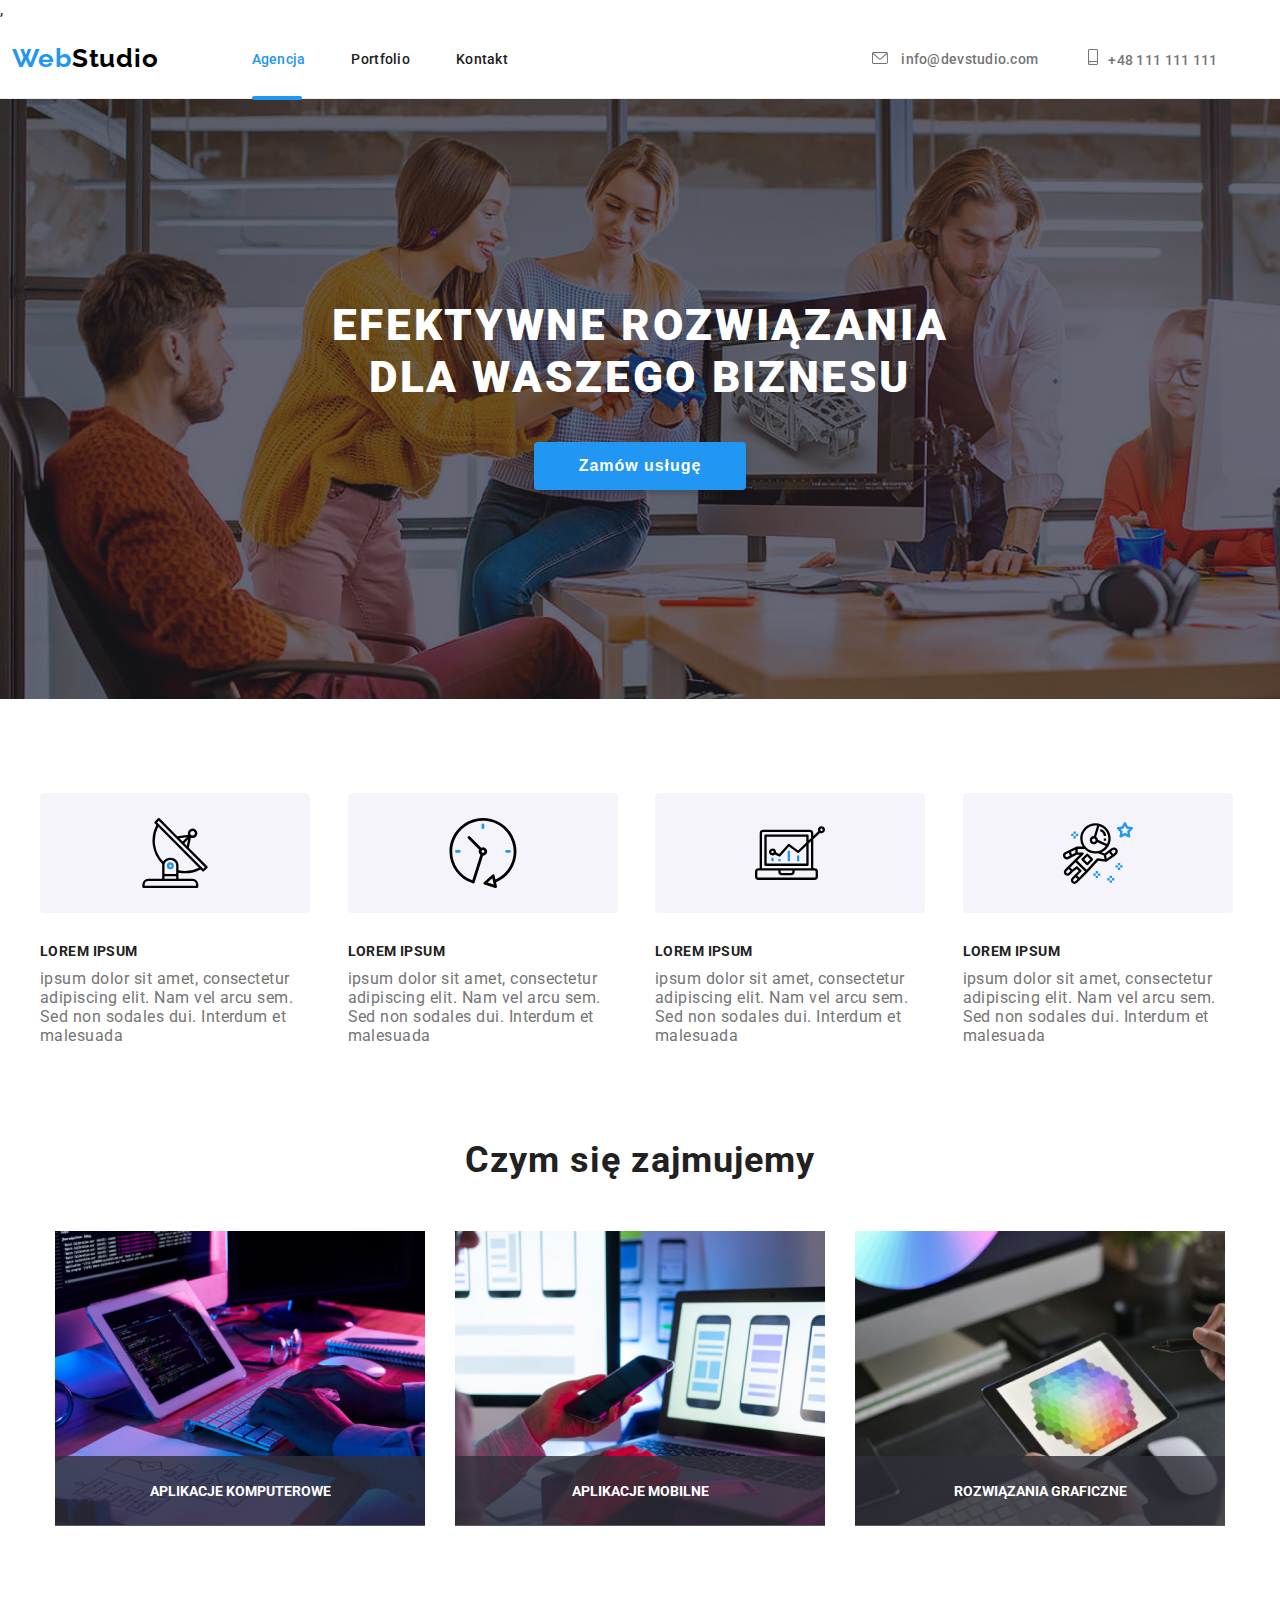
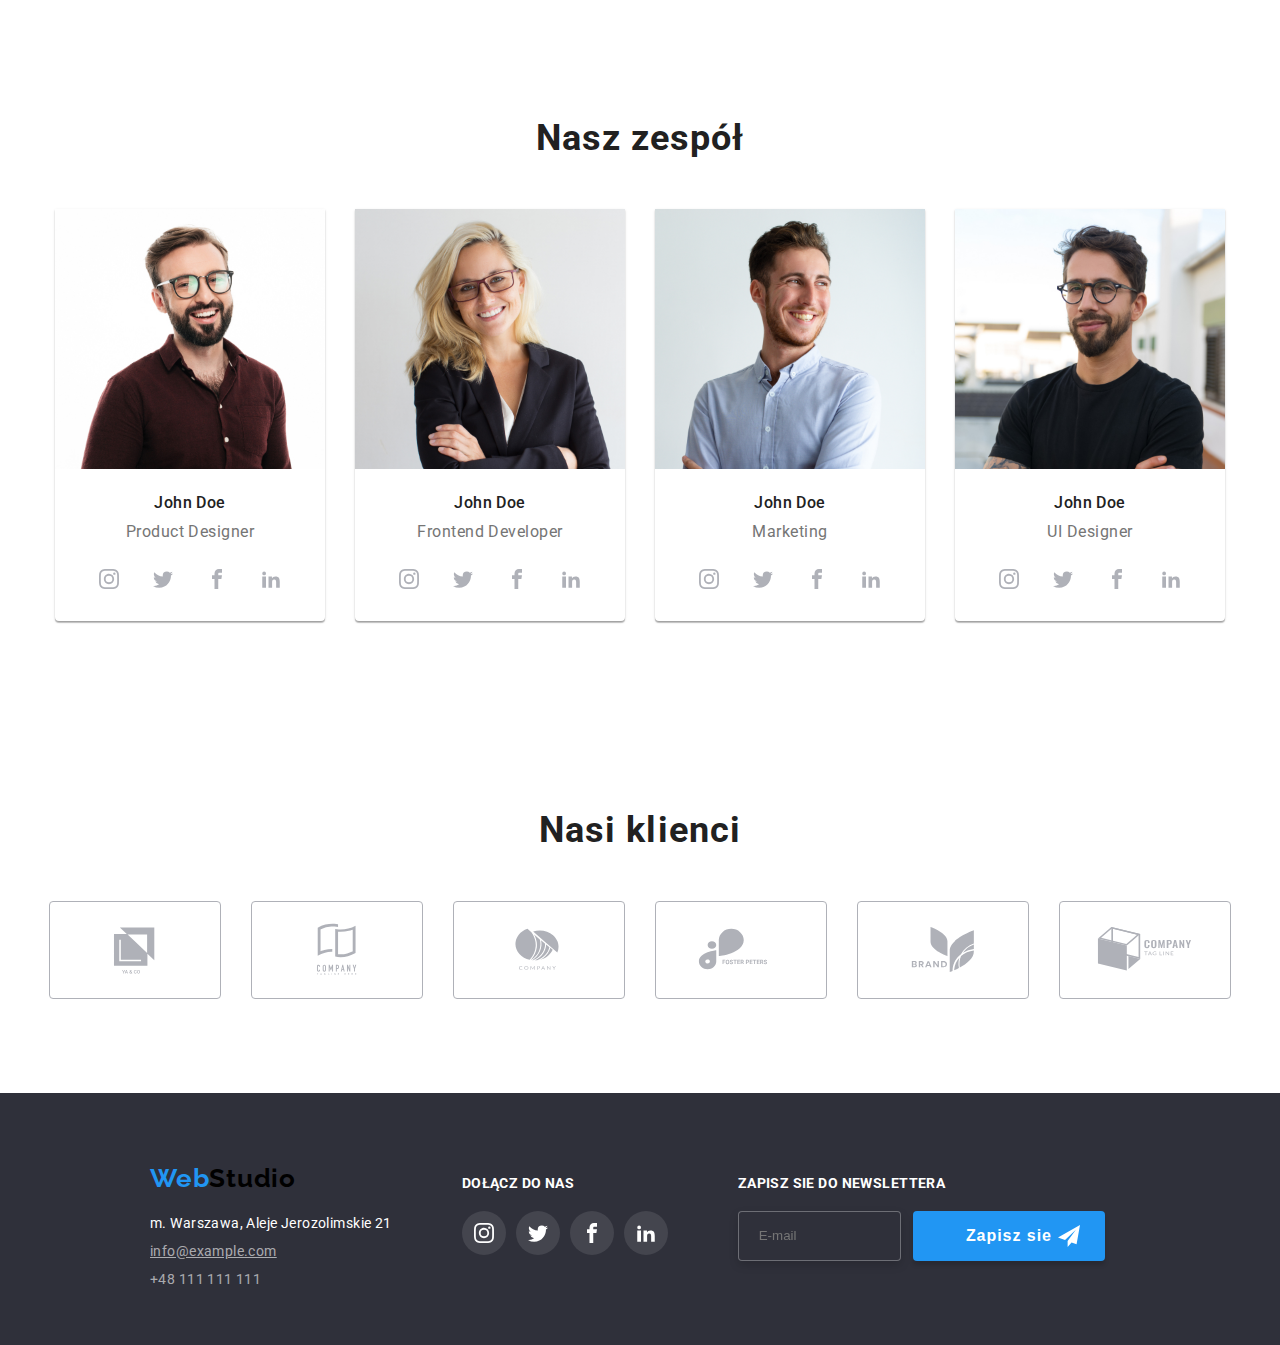
<file: index.html>
<!DOCTYPE html>
<html lang="pl">

<head>
    <meta charset="UTF-8">
    <meta http-equiv="X-UA-Compatible" content="IE=edge">
    <meta name="viewport" content="width=device-width, initial-scale=1.0">
    <title>Document</title>
   
    <link rel="preconnect" href="https://fonts.googleapis.com">,
    
    <link rel="preconnect" href="https://fonts.gstatic.com" crossorigin>
    <link
        href="https://fonts.googleapis.com/css2?family=Montserrat:ital,wght@0,700;1,400&family=Raleway:wght@700&family=Roboto:wght@400;500;700;900&display=swap"
        rel="stylesheet">
    <link rel="stylesheet" href="https://cdnjs.cloudflare.com/ajax/libs/modern-normalize/1.1.0/modern-normalize.min.css"
        integrity="sha512-wpPYUAdjBVSE4KJnH1VR1HeZfpl1ub8YT/NKx4PuQ5NmX2tKuGu6U/JRp5y+Y8XG2tV+wKQpNHVUX03MfMFn9Q=="
        crossorigin="anonymous" referrerpolicy="no-referrer" />
        <link rel="stylesheet" href="./css/main.min.css">
</head>

<body>

    <header class="header">

        <a class="logo" href="index.html"><span class="logo--blue">Web</span>Studio</a>
        <nav >
            <ul class="navigation">
                <li><a class="navigation__link navigation--color navigation__link--bar" href="index.html">Agencja</a></li>
                <li><a class="navigation__link" href="./pordfolio.html">Portfolio</a></li>
                <li><a class="navigation__link navigation__link--end" >Kontakt</a></li>
            </ul>
        </nav>
        <div class="navigation">
            <div> 
                <a class="navigation__contact" href="mailto=info@devstudio.com"> 
                    <svg class="navigation__svg"
                        width="16px" height="12px">
                        <use href="./images/icons.svg#icon-envelope-1"></use>
                    </svg> info@devstudio.com</a>
            </div>
            <div>

                <a class="navigation__contact  navigation__contact--end">
                     <svg class="navigation__svg" width="10px" height="16px">
                        <use href="./images/icons.svg#icon-smartphone"></use>
                    </svg>+48 111 111 111</a>
                    
            </div>
        

    </header>

    <main>
        <article class="wallpaper">

            <h1 class="wallpaper__title">EFEKTYWNE ROZWIĄZANIA <br> DLA WASZEGO BIZNESU</h1>
            <button class="wallpaper__button" type="button" data-modal-open="">Zamów
                usługę</button>
        </article>

        <article class="containery">
            <div><svg class="containery__svg" width="270px" height="120px" viewBox="0 0 270 70">
                    <use href="./images/icons.svg#icon-antenna-1"></use>
                </svg>
                <h4 class="containery__title">LOREM IPSUM</h4>
                <p class="containery__text">ipsum dolor sit amet, consectetur adipiscing elit. Nam
                    vel arcu sem. Sed non
                    sodales dui. Interdum et malesuada</p>
            </div>
            <div>
                <svg class="containery__svg" width="270px" height="120px" viewBox="0 0 270 70">
                    <use href="./images/icons.svg#icon-clock-1"></use>
                </svg>
                <h4 class="containery__title">LOREM IPSUM</h4>
                <p class="containery__text">ipsum dolor sit amet, consectetur adipiscing elit. Nam
                    vel arcu sem. Sed non
                    sodales dui. Interdum et malesuada</p>
            </div>
            <div><svg class="containery__svg" width="270px" height="120px" viewBox="0 0 270 70">
                    <use href="./images/icons.svg#icon-diagram-1"></use>
                </svg>
                <h4 class="containery__title">LOREM IPSUM</h4>
                <p class="containery__text">ipsum dolor sit amet, consectetur adipiscing elit. Nam
                    vel arcu sem. Sed non
                    sodales dui. Interdum et malesuada</p>
            </div>
            <div><svg class="containery__svg" width="270px" height="120px" viewBox="0 0 270 70">
                    <use href="./images/icons.svg#icon-astronaut-1"></use>
                </svg>
                <h4 class="containery__title">LOREM IPSUM</h4>
                <p class="containery__text">ipsum dolor sit amet, consectetur adipiscing elit. Nam
                    vel arcu sem. Sed non
                    sodales dui. Interdum et malesuada</p>
            </div>
        </article>
        <article class="section">
            <h2 class="section__title">Czym się zajmujemy</h2>
            <div class="flex-box">
                <div class=" type-work">
                    <img src=" ./images/img.jpg" alt="pisanie kodu przez programiste zblirzenie na ręce i stanowisko"
                        width="370" height="294" />
                    <span class="type-work__text"> Aplikacje komputerowe</span>
                </div>
                <div class="type-work"><img src="./images/img(1).jpg"
                        alt="poprawianie układu strony na aplikacji mobilnej zblirzenie na telefon i monitory w trakcie pracy"
                        width="370" height="294" />
                        <span class="type-work__text"> Aplikacje mobilne</span></div>

                <div class="type-work"> <img src="./images/img(2).jpg"
                        alt="osoba wybiera kolor na tablecie zblirzenie na biurko " width="370" height="294" /><span
                        class="type-work__text">Rozwiązania graficzne</span>
                </div>
            </div>
        </article>

        <article class="section section--background-color">
            <h2 class="section__title">Nasz zespół</h2>
            <div class="flex-box">
                <div class="person__card"> <img src="./images/img(3).jpg"
                        alt="zdjecie pracownika na stanowisku Product Designer" width="270" height="260" />

                    <div class="person"> 
                        <span class="person__name">John Doe</span>
                        <span class="person__job-position">Product Designer</span>
                        <div class="person-media">
                            <a class="person-media__icon"><svg >
                                    <use href="./images/icons.svg#icon-instagram" width="20px" height="20px" x="12px"
                                        y="12px">
                                    </use>
                                </svg></a>
                            <a class="person-media__icon"><svg >
                                    <use href="./images/icons.svg#icon-twitter" width="20px" height="20px" x="12px"
                                        y="12px">
                                    </use>
                                </svg></a>
                            <a class="person-media__icon"><svg >
                                    <use href="./images/icons.svg#icon-facebook" width="20px" height="20px" x="12px"
                                        y="12px">
                                    </use>
                                </svg></a>

                            <a class="person-media__icon"><svg >
                                    <use href="./images/icons.svg#icon-linkedin2" width="20px" height="20px" x="12px"
                                        y="12px">
                                    </use>
                                </svg></a>
                        </div>
                    </div>
                </div>
                <div class="person__card">
                    <img src="./images/img(4).jpg" alt="zdjecie pracownika na stanowisku Frontend Developer" width="270"
                        height="260" />
                    <div class="person"> <span class="person__name">John Doe</span>
                        <span class="person__job-position">Frontend Developer</span>
                        <div class="person-media">
                            <a class="person-media__icon"><svg>
                                    <use href="./images/icons.svg#icon-instagram" width="20px" height="20px" x="12px"
                                        y="12px">
                                    </use>
                                </svg></a>
                            <a class="person-media__icon"><svg>
                                    <use href="./images/icons.svg#icon-twitter" width="20px" height="20px" x="12px"
                                        y="12px">
                                    </use>
                                </svg></a>
                            <a class="person-media__icon"><svg>
                                    <use href="./images/icons.svg#icon-facebook" width="20px" height="20px" x="12px"
                                        y="12px">
                                    </use>
                                </svg></a>

                            <a class="person-media__icon"><svg>
                                    <use href="./images/icons.svg#icon-linkedin2" width="20px" height="20px" x="12px"
                                        y="12px">
                                    </use>
                                </svg></a>
                        </div>
                    </div>
                </div>
                <div class="person__card">
                    <img src="./images/img(5).jpg" alt="zdjecie pracownika na stanowisku Marketing" width="270"
                        height="260" />
                    <div class="person">
                        <span class="person__name">John Doe</span>
                        <span class="person__job-position">Marketing</span>
                        <div class="person-media ">
                            <a class="person-media__icon"><svg>
                                    <use href="./images/icons.svg#icon-instagram" 
                                    width="20px"
                                     height="20px" x="12px"
                                        y="12px">
                                    </use>
                                </svg></a>
                            <a class="person-media__icon"><svg>
                                    <use href="./images/icons.svg#icon-twitter" width="20px" height="20px" x="12px"
                                        y="12px">
                                    </use>
                                </svg></a>
                            <a class="person-media__icon"><svg>
                                    <use href="./images/icons.svg#icon-facebook" width="20px" height="20px" x="12px"
                                        y="12px">
                                    </use>
                                </svg></a>

                            <a class="person-media__icon"><svg>
                                    <use href="./images/icons.svg#icon-linkedin2" 
                                    width="20px"
                                    height="20px"
                                     x="12px"
                                        y="12px">
                                    </use>
                                </svg></a>
                        </div>
                    </div>
                </div>
                <div class="person__card">
                    <img src="./images/img(6).jpg" alt="zdjecie pracownika na stanowisku UI Designer" width="270"
                        height="260" />
                    <div class="person">
                        <span class="person__name">John Doe</span>
                        <span class="person__job-position">UI Designer</span>
                        <div class="person-media ">
                            <a class="person-media__icon"><svg>
                                    <use href="./images/icons.svg#icon-instagram" width="20px" height="20px" x="12px"
                                        y="12px">
                                    </use>
                                </svg></a>
                            <a class="person-media__icon"><svg>
                                    <use href="./images/icons.svg#icon-twitter" width="20px" height="20px" x="12px"
                                        y="12px">
                                    </use>
                                </svg></a>
                            <a class="person-media__icon"><svg>
                                    <use href="./images/icons.svg#icon-facebook" width="20px" height="20px" x="12px"
                                        y="12px">
                                    </use>
                                </svg></a>

                            <a class="person-media__icon"><svg>
                                    <use href="./images/icons.svg#icon-linkedin2" width="20px" height="20px" x="12px"
                                        y="12px">
                                    </use>
                                </svg></a>
                        </div>
                    </div>


                </div>
            </div>
        </article>
        <article class="section">
            <h2 class="section__title">Nasi klienci</h2>
            <div class="client">
                <ul class="client__list">
                    <li>
                        <a class="client__logo">
                            <svg width="106px" height="60px">
                                <use  href="./images/icons.svg#icon-Logo-1"></use>
                            </svg>
                        </a>
                    </li>
                    <li class=>
                        <a class="client__logo" >
                            <svg width="106px" height="60px">
                                <use  href="./images/icons.svg#icon-Logo-2"></use>
                            </svg>
                        </a>
                    </li>
                    <li>
                        <a class="client__logo">
                            <svg width="106px" height="60px">
                                <use href="./images/icons.svg#icon-Logo-3"></use>
                            </svg>
                        </a>
                    </li>
                    <li>
                        <a class="client__logo">
                            <svg width="106px" height="60px">
                                <use href="./images/icons.svg#icon-Logo-4"></use>
                            </svg>
                        </a>
                    </li>
                    <li>
                        <a class="client__logo" >
                            <svg  width="106px" height="60px">
                                <use  href="./images/icons.svg#icon-Logo-5"></use>
                            </svg>
                        </a>
                    </li>
                    <li>
                        <a class="client__logo">
                            <svg width="106px" height="60px">
                                <use href="./images/icons.svg#icon-Logo-6"> </use>
                            </svg>
                        </a>
                    </li>
                </ul>
            </div>
        </article>
    </main>
    <footer class="footer">
        <div>
          <a class="logo" href="index.html"
            ><span class="logo--blue">Web</span>Studio</a >
          <ul class=" contact-list">
            <li>
              <a class="contact-list__adres">m. Warszawa, Aleje Jerozolimskie 21</a>
            </li>
  
            <li class="contact-list__between">
              <a class="contact-list__tel-email "
                href=" mailto=info@devstudio.com">info@example.com</a>
            </li>
  
            <li>
              <a class="contact-list__tel-email contact-list--decoration-not" href="+48 111 111 111"
                >+48 111 111 111</a
              >
            </li>
          </ul>
        </div>
        <div>
        
          <span class="footer__title">Dołącz do nas</span>
          <div class="media">
            <a class="media__icon"
              ><svg >
                <use
                  href="./images/icons.svg#icon-instagram"
                  width="20px"
                  height="20px"
                  x="12px"
                  y="12px"></use>
              </svg>
            </a>
            <a class="media__icon"
              ><svg >
                <use
                  href="./images/icons.svg#icon-twitter"
                  width="20px"
                  height="20px"
                  x="12px"
                  y="12px"></use>
              </svg>
            </a>
            <a class="media__icon"
              ><svg >
                <use
                  href="./images/icons.svg#icon-facebook"
                  width="20px"
                  height="20px"
                  x="12px"
                  y="12px"></use>
              </svg>
            </a>
  
            <a class="media__icon"
              ><svg >
                <use
                  href="./images/icons.svg#icon-linkedin2"
                  width="20px"
                  height="20px"
                  x="12px"
                  y="12px"></use>
              </svg>
            </a>
          </div>
        </div>
      <div><label for="E-mail-newsletter">
          <span class="footer__title">zapisz sie do newslettera</span>
        
            <form class="newsletter">
              <input type="email" name="E-mail-newsletter" id="E-mail-newsletter" placeholder="E-mail" class="newsletter__bar" />
              <button class="newsletter__button" type="submit">
                 Zapisz sie <svg  class="newsletter__svg" width="22px"
                    height="24px" > <use href="./images/icons.svg#icon-News"></use></svg> 
              </button>
            </form>
        </label>
        </div>
       
      </footer>


    <div class="backdrop backdrop--hidden" data-modal>
        <div class="modal">
            <button class="modal__button-close" data-modal-close>
                <svg height="11px" width="11ps" fill="#000000">
                    <use href="./images/icons.svg#icon-X-1"></use>
                </svg></button>
               <h1 class="modal__title">Zostaw swoje dane w formularzu poniżej</h1>
               
            <div class="form" ><form name="XD" >
                    <label for="Name-id" class="form__position" >Imie
                        <svg class="form__svg"><use href="./images/icons.svg#icon-Nick" width="12px"height="12px"></use></svg>
                      <input class="form__input-field" type="name" name="name" id="Name-id" />
                </label>
                <label for="tel-id" class="form__position">
                        Telefon<svg class="form__svg"><use href="./images/icons.svg#icon-Phone" width="13px"
                            height="13px"
                            ></use></svg>
                      <input class="form__input-field" type="tel" name="tel" id="tel-id" />
                    </label>

                <label for="Email=id" class="form__position">
                        Email<svg class="form__svg"><use href="./images/icons.svg#icon-Email" width="15px"
                            height="12px"
                            ></use></svg>
                        <input class="form__input-field" type="email" name="email" id="Email=id" />
                    </label>
                <label>
                        Komentarz
                        <textarea class="from__coment" name="feedback" rows="6" placeholder="Wprowadź tekst"></textarea>
                      </label>
                     <label for="checkbox-id" class="form__position">
                        <input  class="from__checkbox" type="checkbox" id="checkbox-id" />
                        <svg class="from__checkbox-check" width="11px" height="8px"><use href="./images/icons.svg#icon-check-1"></use></svg>
                 Oświadczam iż akceptuję <span class="form--blue-underline" >Regulamin</span> i <span class="form--blue-underline "> Politykę Prywatności.</span>
                      </label>
                  
                      <button class="form__button-submit"  type="submit">Wyślij</button>
                  </form></div>
                  
        </div> 

    </div>


        <script src="./js/modal.js"></script>
</body>

</html>
</file>
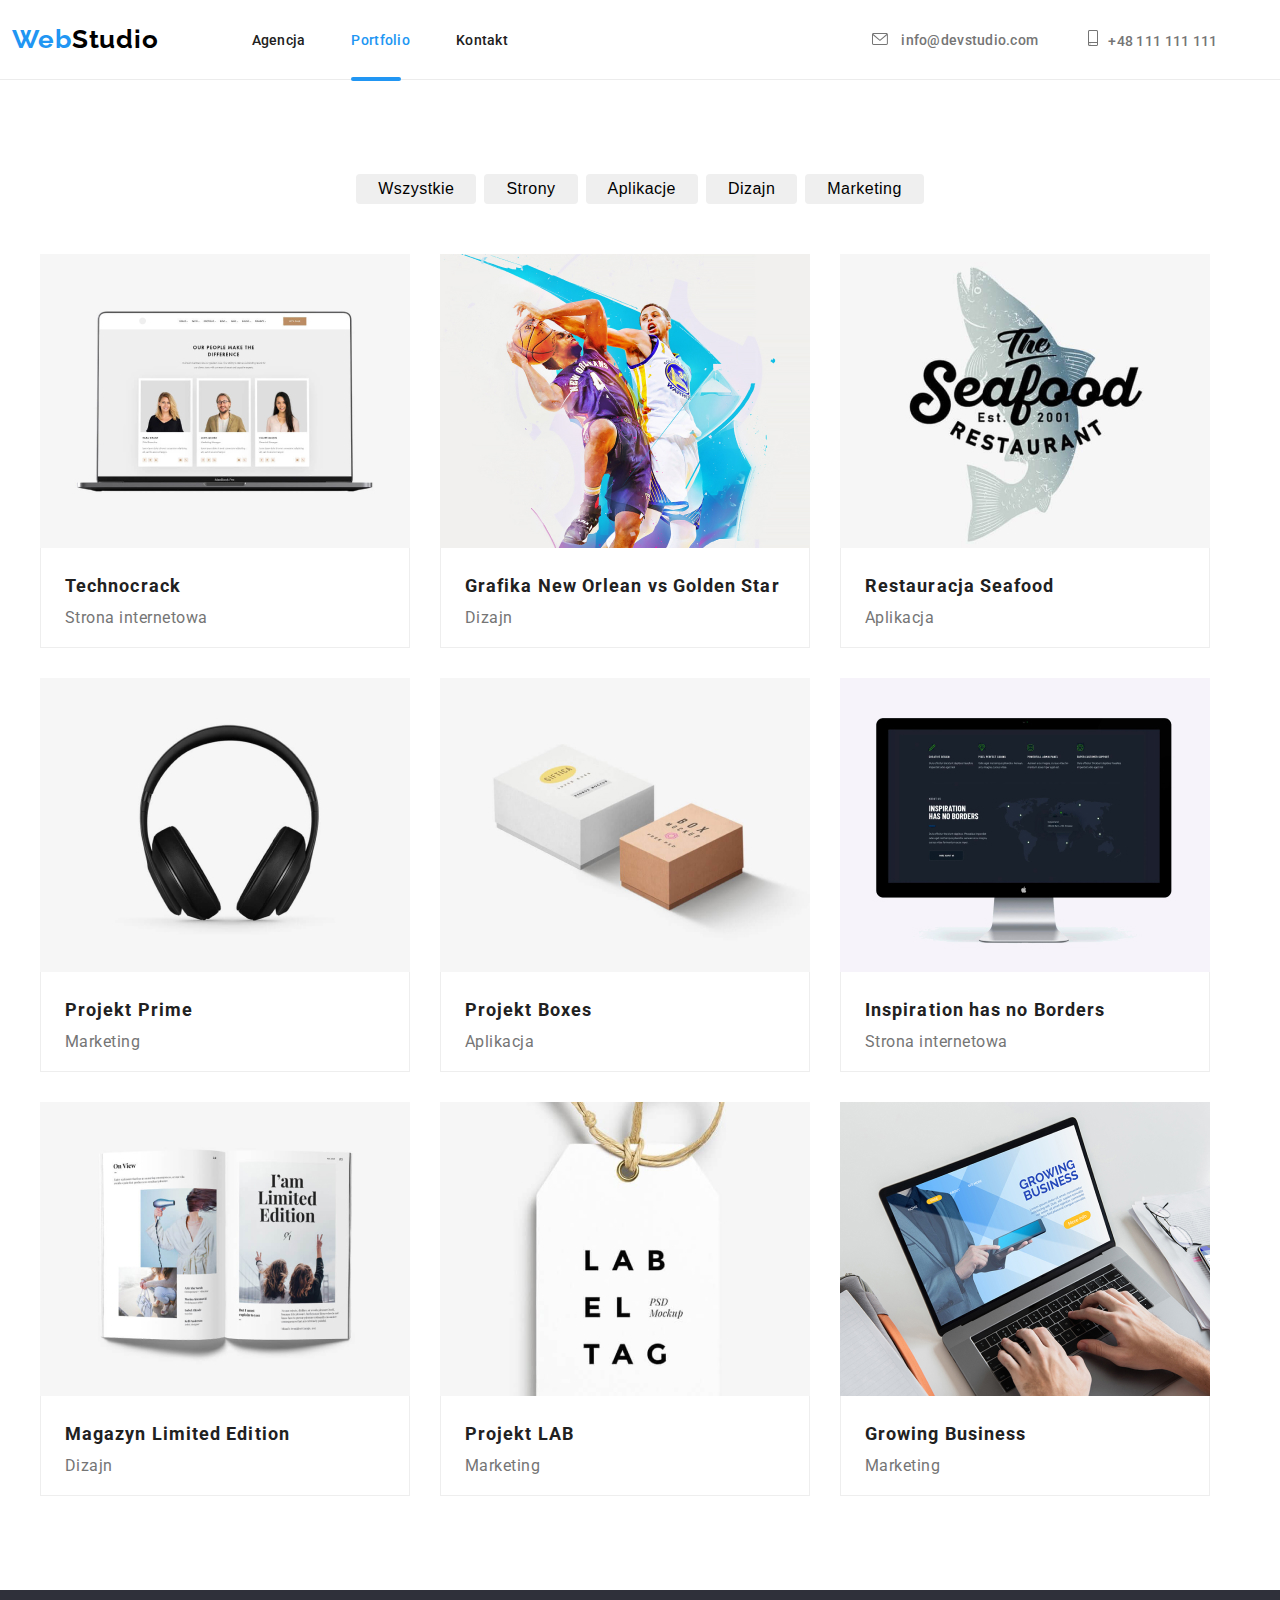
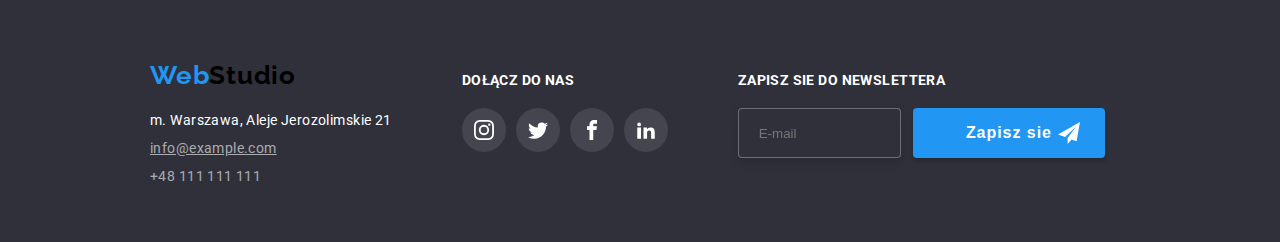
<file: pordfolio.html>
<!DOCTYPE html>
<html lang="pl">
  <head>
    <meta charset="UTF-8" />
    <meta http-equiv="X-UA-Compatible" content="IE=edge" />
    <meta name="viewport" content="width=device-width, initial-scale=1.0" />
    <title>Pordfolio</title>
    
    <link rel="preconnect" href="https://fonts.googleapis.com" />
    <link rel="preconnect" href="https://fonts.gstatic.com" crossorigin />
    <link
      href="https://fonts.googleapis.com/css2?family=Montserrat:ital,wght@0,700;1,400&family=Raleway:wght@700&family=Roboto:wght@400;500;700;900&display=swap"
      rel="stylesheet" />
      <link rel="stylesheet" href="./css/main.min.css" />
  </head>

  <body>
    <header class="header">

      <a class="logo" href="index.html"><span class="logo--blue">Web</span>Studio</a>
      <nav >
          <ul class="navigation">
              <li><a class="navigation__link" href="index.html">Agencja</a></li>
              <li><a class="navigation__link navigation--color navigation__link--bar" href="./pordfolio.html">Portfolio</a></li>
              <li><a class="navigation__link navigation__link--end" >Kontakt</a></li>
          </ul>
      </nav>
      <div class="navigation">
          <div> 
              <a class="navigation__contact" href="mailto=info@devstudio.com"> 
                  <svg class="navigation__svg"
                      width="16px" height="12px">
                      <use href="./images/icons.svg#icon-envelope-1"></use>
                  </svg> info@devstudio.com</a>
          </div>
          <div>

              <a class="navigation__contact  navigation__contact--end">
                   <svg class="navigation__svg" width="10px" height="16px">
                      <use href="./images/icons.svg#icon-smartphone"></use>
                  </svg>+48 111 111 111</a>
                  
          </div>
      

  </header>
    <main class="containery section">
      <div>
        <div class="button__box">
          <button class="button" type="button">Wszystkie</button>
          <button class="button" type="button">Strony</button>
          <button class="button" type="button">Aplikacje</button>
          <button class="button" type="button">Dizajn</button>
          <button class="button button--end" type="button">Marketing</button>
        </div>
        <article class="projects">
          <div class="projects__box">
            <div class="projects__img">
              <img
                src=" images/imgpordfolio(1).jpg"
                alt="Uruchomiony laptop z wyswietloną stroną internetową "
                width="370"
                height="294" />
              <div class="projects__overlay">
                <span>
                  Technocrack jest popularną platformą wykorzystywaną do
                  rozpowszechniania koronawirusa. Firmy wykorzystują tę
                  platformę do celów szpiegowskich i ataków na niezabezpieczone
                  serwery konkurencji
                </span>
              </div>
            </div>
            <div class="projects__text-box">
              <span class="projects__title"> Technocrack </span>
              <span class="projects__coment"> Strona internetowa </span>
            </div>
          </div>
          <div class="projects__box">
            <div class="projects__img">
              <img
                src=" images/imgpordfolio(2).jpg"
                alt="Koszykarze w grze"
                width="370"
                height="294" />
              <div class="projects__overlay">
                <span>
                  Technocrack jest popularną platformą wykorzystywaną do
                  rozpowszechniania koronawirusa. Firmy wykorzystują tę
                  platformę do celów szpiegowskich i ataków na niezabezpieczone
                  serwery konkurencji
                </span>
              </div>
            </div>
            <div class="projects__text-box">
              <span class="projects__title"
                >Grafika New Orlean vs Golden Star</span
              >
              <span class="projects__coment">Dizajn</span>
            </div>
          </div>
          <div class="projects__box">
            <div class="projects__img">
              <img
                src="images/imgpordfolio(3).jpg"
                alt="Logo"
                width="370"
                height="294" />
              <div class="projects__overlay">
                <span>
                  Technocrack jest popularną platformą wykorzystywaną do
                  rozpowszechniania koronawirusa. Firmy wykorzystują tę
                  platformę do celów szpiegowskich i ataków na niezabezpieczone
                  serwery konkurencji
                </span>
              </div>
            </div>
            <div class="projects__text-box">
              <span class="projects__title"> Restauracja Seafood </span>
              <span class="projects__coment">Aplikacja</span>
            </div>
          </div>
          <div class="projects__box">
            <div class="projects__img">
              <img
                src="images/imgpordfolio(4).jpg"
                alt="Słuchawki nauszne"
                width="370"
                height="294" />
              <div class="projects__overlay">
                <span>
                  Technocrack jest popularną platformą wykorzystywaną do
                  rozpowszechniania koronawirusa. Firmy wykorzystują tę
                  platformę do celów szpiegowskich i ataków na niezabezpieczone
                  serwery konkurencji
                </span>
              </div>
            </div>
            <div class="projects__text-box">
              <span class="projects__title"> Projekt Prime </span>
              <span class="projects__coment">Marketing</span>
            </div>
          </div>
          <div class="projects__box">
            <div class="projects__img">
              <img
                src="images/imgpordfolio(5).jpg"
                alt="Projekty pudełek"
                width="370"
                height="294" />
              <div class="projects__overlay">
                <span>
                  Technocrack jest popularną platformą wykorzystywaną do
                  rozpowszechniania koronawirusa. Firmy wykorzystują tę
                  platformę do celów szpiegowskich i ataków na niezabezpieczone
                  serwery konkurencji
                </span>
              </div>
            </div>
            <div class="projects__text-box">
              <span class="projects__title"> Projekt Boxes </span>
              <span class="projects__coment"> Aplikacja </span>
            </div>
          </div>
          <div class="projects__box">
            <div class="projects__img">
              <img
                src="images/imgpordfolio(6).jpg"
                alt="monitor z wyswietloną stroną internetową "
                width="370"
                height="294" />
              <div class="projects__overlay">
                <span>
                  Technocrack jest popularną platformą wykorzystywaną do
                  rozpowszechniania koronawirusa. Firmy wykorzystują tę
                  platformę do celów szpiegowskich i ataków na niezabezpieczone
                  serwery konkurencji
                </span>
              </div>
            </div>
            <div class="projects__text-box">
              <span class="projects__title"> Inspiration has no Borders </span>
              <span class="projects__coment">Strona internetowa</span>
            </div>
          </div>
          <div class="projects__box">
            <div class="projects__img">
              <img
                src="images/imgpordfolio(7).jpg"
                alt=" otwarty magazyn pisemko"
                width="370"
                height="294" />
              <div class="projects__overlay">
                <span>
                  Technocrack jest popularną platformą wykorzystywaną do
                  rozpowszechniania koronawirusa. Firmy wykorzystują tę
                  platformę do celów szpiegowskich i ataków na niezabezpieczone
                  serwery konkurencji
                </span>
              </div>
            </div>
            <div class="projects__text-box">
              <span class="projects__title"> Magazyn Limited Edition </span>
              <span class="projects__coment">Dizajn</span>
            </div>
          </div>
          <div class="projects__box">
            <div class="projects__img">
              <img
                src="images/imgpordfolio(8).jpg"
                alt="przykładowy projekt zawieszki"
                width="370"
                height="294" />
              <div class="projects__overlay">
                <span>
                  Technocrack jest popularną platformą wykorzystywaną do
                  rozpowszechniania koronawirusa. Firmy wykorzystują tę
                  platformę do celów szpiegowskich i ataków na niezabezpieczone
                  serwery konkurencji
                </span>
              </div>
            </div>
            <div class="projects__text-box">
              <span class="projects__title"> Projekt LAB </span>
              <span class="projects__coment"> Marketing </span>
            </div>
          </div>
          <div class="projects__box">
            <div class="projects__img">
              <img
                src="images/imgpordfolio(9).jpg"
                alt=""
                width="370"
                height="294" />
              <div class="projects__overlay">
                <span>
                  Technocrack jest popularną platformą wykorzystywaną do
                  rozpowszechniania koronawirusa. Firmy wykorzystują tę
                  platformę do celów szpiegowskich i ataków na niezabezpieczone
                  serwery konkurencji
                </span>
              </div>
            </div>
            <div class="projects__text-box">
              <span class="projects__title"> Growing Business </span>
              <span class="projects__coment"> Marketing </span>
            </div>
          </div>
        </article>
      </div>
    </main>
    <footer class="footer">
      <div>
        <a class="logo" href="index.html"
          ><span class="logo--blue">Web</span>Studio</a >
        <ul class=" contact-list">
          <li>
            <a class="contact-list__adres">m. Warszawa, Aleje Jerozolimskie 21</a>
          </li>

          <li class="contact-list__between">
            <a class="contact-list__tel-email "
              href=" mailto=info@devstudio.com">info@example.com</a>
          </li>

          <li>
            <a class="contact-list__tel-email contact-list--decoration-not" href="+48 111 111 111"
              >+48 111 111 111</a
            >
          </li>
        </ul>
      </div>
      <div>
      
        <span class="footer__title">Dołącz do nas</span>
        <div class="media">
          <a class="media__icon"
            ><svg >
              <use
                href="./images/icons.svg#icon-instagram"
                width="20px"
                height="20px"
                x="12px"
                y="12px"></use>
            </svg>
          </a>
          <a class="media__icon"
            ><svg >
              <use
                href="./images/icons.svg#icon-twitter"
                width="20px"
                height="20px"
                x="12px"
                y="12px"></use>
            </svg>
          </a>
          <a class="media__icon"
            ><svg >
              <use
                href="./images/icons.svg#icon-facebook"
                width="20px"
                height="20px"
                x="12px"
                y="12px"></use>
            </svg>
          </a>

          <a class="media__icon"
            ><svg >
              <use
                href="./images/icons.svg#icon-linkedin2"
                width="20px"
                height="20px"
                x="12px"
                y="12px"></use>
            </svg>
          </a>
        </div>
      </div>
    <div><label for="E-mail-newsletter">
        <span class="footer__title">zapisz sie do newslettera</span>
      
          <form class="newsletter">
            <input type="email" name="E-mail-newsletter" id="E-mail-newsletter" placeholder="E-mail" class="newsletter__bar" />
            <button class="newsletter__button" type="submit">
               Zapisz sie <svg  class="newsletter__svg" width="22px"
                  height="24px" > <use href="./images/icons.svg#icon-News"></use></svg> 
            </button>
          </form>
      </label>
      </div>
     
    </footer>
   
  </body>
</html>
</file>
<file: css/main.min.css>
.header{border-bottom:1px solid #ececec;display:-webkit-box;display:-ms-flexbox;display:flex;-webkit-box-pack:center;-ms-flex-pack:center;justify-content:center;-webkit-box-align:center;-ms-flex-align:center;align-items:center;background-color:#fff}.logo{font-weight:700;font-size:26px;line-height:1,19230769;letter-spacing:.03em;text-decoration:none;padding-top:24px;padding-right:93px;padding-bottom:25px;font-family:"Raleway";color:#000}.logo:hover{color:#2196f3}.logo .logo--blue{color:#2196f3}.navigation{display:-webkit-box;display:-ms-flexbox;display:flex;-webkit-box-pack:center;-ms-flex-pack:center;justify-content:center;-webkit-box-align:center;-ms-flex-align:center;align-items:center}.navigation .navigation__link{font-weight:500;font-size:14px;line-height:1,1;letter-spacing:.02em;text-decoration:none;padding-right:46px;color:#212121}.navigation .navigation__link:hover{color:#2196f3}.navigation .navigation__link:focus{color:#2196f3}.navigation .navigation__link--end{margin-right:364px;padding-right:0px}.navigation .navigation__link--bar{position:relative}.navigation .navigation__link--bar::after{content:"";position:absolute;display:block;top:45px;width:100%;bottom:-30.5px;border-radius:2px;max-width:50px;height:4px;background-color:#2196f3}.navigation .navigation--color{color:#2196f3}.navigation .navigation--color:focus{color:#2196f3}.navigation .navigation__contact{font-weight:500;color:#757575;font-size:14px;line-height:1,1;letter-spacing:.02em;text-decoration:none;padding-right:50px}.navigation .navigation__contact .navigation__contact--end{padding-right:0px}.navigation .navigation__contact:hover{color:#2196f3;fill:#2196f3}.navigation .navigation__contact:focus{color:#2196f3;fill:#2196f3}.navigation .navigation__svg{margin-right:10px;fill:#757575}.wallpaper{display:-webkit-box;display:-ms-flexbox;display:flex;background-color:#2f303a;padding-top:200px;padding-bottom:200px;margin:auto;-webkit-box-orient:vertical;-webkit-box-direction:normal;-ms-flex-direction:column;flex-direction:column;background-image:-webkit-gradient(linear, left top, left bottom, from(rgba(47, 48, 58, 0.4)), to(rgba(47, 48, 58, 0.4))),url(../images/teamimg.jpg);background-image:linear-gradient(rgba(47, 48, 58, 0.4), rgba(47, 48, 58, 0.4)),url(../images/teamimg.jpg);max-width:1600px;height:600px}.wallpaper .wallpaper__button{font-weight:700;font-size:16px;line-height:1,875;display:-webkit-box;display:-ms-flexbox;display:flex;letter-spacing:.06em;-webkit-box-shadow:0px 4px 4px rgba(0,0,0,.15);box-shadow:0px 4px 4px rgba(0,0,0,.15);border-radius:4px;border:none;padding:15px 45px 15px 45px;margin:auto;color:#fff;background:#2196f3}.wallpaper .wallpaper__button:focus{color:#212121}.wallpaper .wallpaper__title{font-weight:900;font-size:44px;line-height:1,36363636;text-align:center;letter-spacing:.06em;text-transform:uppercase;color:#fff;padding-bottom:30px;color:#fff}.containery{width:1200px;margin:auto;max-width:1600px;display:-webkit-box;display:-ms-flexbox;display:flex;gap:30px;padding-top:94px;padding-bottom:0px}.containery .containery__svg{display:-webkit-box;display:-ms-flexbox;display:flex;border-radius:4px;margin-bottom:30px;background:#f5f4fa}.containery .containery__text{font-size:16px;line-height:1,8;letter-spacing:.03em;color:#757575}.containery .containery__title{font-weight:700;font-size:14px;line-height:1,4;letter-spacing:.03em;text-transform:uppercase;color:#212121}.section{padding-top:94px;padding-bottom:94px}.section .section__title{font-weight:700;font-size:36px;line-height:1,6;text-align:center;letter-spacing:.03em;color:#212121}.section .section--background-color{background:#f5f4fa}.flex-box{display:-webkit-box;display:-ms-flexbox;display:flex;-ms-flex-wrap:wrap;flex-wrap:wrap;gap:30px;-webkit-box-pack:center;-ms-flex-pack:center;justify-content:center}.type-work{position:relative}.type-work .type-work__text{position:absolute;width:370px;height:70px;top:225px;left:0px;background-color:rgba(47,48,58,.8);color:#fff;font-family:"Roboto";font-style:normal;font-weight:700;font-size:14px;line-height:16px;text-align:center;text-transform:uppercase;padding-top:27px}.person{display:-webkit-box;display:-ms-flexbox;display:flex;-webkit-box-orient:vertical;-webkit-box-direction:normal;-ms-flex-direction:column;flex-direction:column;-webkit-box-pack:center;-ms-flex-pack:center;justify-content:center;-webkit-box-align:center;-ms-flex-align:center;align-items:center;padding-top:20px;padding-bottom:20px}.person__card{background:#fff;-webkit-box-shadow:0px 1px 3px rgba(0,0,0,.12),0px 1px 1px rgba(0,0,0,.14),0px 2px 1px rgba(0,0,0,.2);box-shadow:0px 1px 3px rgba(0,0,0,.12),0px 1px 1px rgba(0,0,0,.14),0px 2px 1px rgba(0,0,0,.2);border-radius:0px 0px 4px 4px}.person .person__job-position{color:#757575;font-size:16px;line-height:1,1875;text-align:center;letter-spacing:.03em;margin-top:10px}.person .person__name{color:#212121;font-weight:500;font-size:16px;line-height:1,1875;text-align:center;letter-spacing:.03em}.person-media{display:-webkit-box;display:-ms-flexbox;display:flex;gap:10px;margin-top:16px}.person-media .person-media__icon{display:-webkit-inline-box;display:-ms-inline-flexbox;display:inline-flex;fill:#afb1b8;height:44px;width:44px;border-radius:50%;background-size:contain;background-position:center;background-repeat:no-repeat;background-color:#fff}.person-media .person-media__icon:hover{background-color:#2196f3;fill:#fff;cursor:pointer;height:44px;width:44px;border-radius:50%;background-size:contain;background-position:center;background-repeat:no-repeat}.client{display:-webkit-box;display:-ms-flexbox;display:flex;-ms-flex-wrap:wrap;flex-wrap:wrap;gap:30px;-webkit-box-pack:center;-ms-flex-pack:center;justify-content:center}.client .client__logo{padding-top:17.71px;padding-bottom:14.25px;padding-right:32px;padding-left:32px;border:1px solid #afb1b8;border-radius:4px;fill:#afb1b8;display:block}.client .client__logo:hover{cursor:pointer;border-color:#2196f3;fill:#2196f3}.client .client__list{display:-webkit-inline-box;display:-ms-inline-flexbox;display:inline-flex;-ms-flex-wrap:wrap;flex-wrap:wrap;gap:30px;list-style:none}.button{font-weight:500;font-size:16px;line-height:1,625;text-align:center;letter-spacing:.03em;cursor:pointer;padding:6px 22px 6px 22px;border-radius:4px;border:none;margin-right:8px}.button__box{display:-webkit-box;display:-ms-flexbox;display:flex;-webkit-box-pack:center;-ms-flex-pack:center;justify-content:center}.button--end{margin-right:0px}.button:hover{color:#fff;background:#2196f3}.button:focus{color:#2196f3}.projects{display:-webkit-box;display:-ms-flexbox;display:flex;-ms-flex-wrap:wrap;flex-wrap:wrap;gap:30px;padding-top:50px}.projects .projects__box{background:#fff}.projects .projects__box:hover{cursor:pointer;-webkit-box-shadow:0px 1px 1px rgba(0,0,0,.12),0px 4px 4px rgba(0,0,0,.06),1px 4px 6px rgba(0,0,0,.16);box-shadow:0px 1px 1px rgba(0,0,0,.12),0px 4px 4px rgba(0,0,0,.06),1px 4px 6px rgba(0,0,0,.16)}.projects .projects__img{position:relative;width:370px;height:294px;overflow:hidden}.projects .projects__overlay{background:rgba(33,150,243,.9);color:#fff;width:100%;height:100%;display:-webkit-box;display:-ms-flexbox;display:flex;-webkit-box-align:center;-ms-flex-align:center;align-items:center;padding-left:24px;padding-right:45px;font-family:"Roboto";font-style:normal;font-weight:400;font-size:18px;line-height:28px;letter-spacing:.03em;position:absolute;-webkit-transform:translateY(0%);transform:translateY(0%);-webkit-transition:-webkit-transform .5s;transition:-webkit-transform .5s;transition:transform .5s;transition:transform .5s, -webkit-transform .5s}.projects .projects__text-box{display:-webkit-box;display:-ms-flexbox;display:flex;padding-top:20px;padding-bottom:20px;padding-left:24px;padding-right:24px;border-left:1px solid #eee;border-right:1px solid #eee;border-bottom:1px solid #eee;display:block}.projects .projects__title{font-weight:700;display:block;font-size:18px;line-height:2;letter-spacing:.06em;padding-bottom:4px}.projects .projects__coment{font-size:16px;line-height:1,875;letter-spacing:.03em;color:#757575}.projects__img:hover .projects__overlay{-webkit-transform:translateY(-100%);transform:translateY(-100%)}.footer{padding-left:10px;max-height:252px;display:-webkit-box;display:-ms-flexbox;display:flex;gap:70px;background:#2f303a;padding-top:70px;padding-bottom:60px;padding-right:150px;padding-left:150px}.footer .footer__title{padding-bottom:20px;padding-top:12px;font-weight:700;font-size:14px;line-height:16px;letter-spacing:.03em;text-transform:uppercase;color:#fff;display:block}.contact-list{margin-top:20px;margin-bottom:60px}.contact-list .contact-list__adres{font-size:14px;line-height:1,71428571;letter-spacing:.03em;text-decoration:none;color:#fff}.contact-list .contact-list__adres:focus{color:#2196f3}.contact-list .contact-list__adres:hover{color:#2196f3}.contact-list .contact-list__between{padding-top:9px;padding-bottom:9px}.contact-list .contact-list__tel-email{font-weight:400;font-size:14px;line-height:1,71428571;letter-spacing:.03em;color:rgba(255,255,255,.6)}.contact-list .contact-list__tel-email:focus{color:#2196f3}.contact-list .contact-list__tel-email:hover{color:#2196f3}.contact-list .contact-list--decoration-not{text-decoration:none}.media{display:-webkit-inline-box;display:-ms-inline-flexbox;display:inline-flex;gap:10px;justify-items:center}.media .media__icon{display:-webkit-inline-box;display:-ms-inline-flexbox;display:inline-flex;height:44px;width:44px;border-radius:50%;background-size:contain;background-position:center;background-repeat:no-repeat;fill:#fff;background-color:rgba(255,255,255,.1)}.media .media__icon:hover{cursor:pointer;height:44px;width:44px;border-radius:50%;background-size:contain;background-position:center;background-repeat:no-repeat;background-color:#2196f3;fill:#fff}.newsletter{display:-webkit-box;display:-ms-flexbox;display:flex}.newsletter .newsletter__button{width:100%;max-width:200px;height:auto;padding:10px 35px;background:#2196f3;color:#fff;-webkit-box-shadow:0px 4px 4px rgba(0,0,0,.15);box-shadow:0px 4px 4px rgba(0,0,0,.15);border-radius:4px;border:none;display:block;position:relative;font-weight:700;font-size:16px;line-height:30px;letter-spacing:.06em;margin:auto}.newsletter .newsletter__svg{position:absolute;top:13px;right:25px;display:block;fill:#fff}.newsletter .newsletter__bar{max-width:358px;width:100%;height:50px;border:1px solid rgba(255,255,255,.3);-webkit-filter:drop-shadow(0px 4px 4px rgba(0, 0, 0, 0.15));filter:drop-shadow(0px 4px 4px rgba(0, 0, 0, 0.15));border-radius:4px;padding-left:20px;margin-right:12px;background:#2f303a}.backdrop{width:100%;background-color:rgba(0,0,0,.5);height:100%;position:fixed;top:0px;left:0px;-webkit-transition:opacity 450ms ease;transition:opacity 450ms ease}.backdrop--hidden{pointer-events:none;visibility:hidden;opacity:0}.modal{position:relative;top:50%;left:50%;-webkit-transform:translate(-50%, -50%);transform:translate(-50%, -50%);background:#fff;width:528px;height:581px;-webkit-box-shadow:0px 1px 3px rgba(0,0,0,.12),0px 1px 1px rgba(0,0,0,.14),0px 2px 1px rgba(0,0,0,.2);box-shadow:0px 1px 3px rgba(0,0,0,.12),0px 1px 1px rgba(0,0,0,.14),0px 2px 1px rgba(0,0,0,.2);border-radius:4px;padding:40px 40px 40px 40px;display:block}.modal .modal__button-close{top:8px;right:8px;width:30px;height:30px;cursor:pointer;border-radius:50%;border:1px solid rgba(0,0,0,.1);position:absolute}.modal .modal__title{font-style:normal;font-family:"Roboto";color:#212121;font-weight:700;font-size:20px;line-height:23px;text-align:center;letter-spacing:.03em;-webkit-box-pack:center;-ms-flex-pack:center;justify-content:center;margin-bottom:12px}.form{font-style:normal;font-family:"Roboto";color:#757575;font-weight:400;font-size:12px;line-height:14px;letter-spacing:.01em;display:inline}.form .form__position{position:relative}.form .form__svg{position:absolute;fill:#212121;left:14px;top:33px;outline:none}.form .form__input-field{outline:none;width:448px;height:40px;border:1px solid rgba(33,33,33,.2);border-radius:4px;margin-top:4px;margin-bottom:10px;padding-left:42px;outline:none}.form .from__coment{width:448px;font-family:"Roboto";color:rgba(117,117,117,.5);height:120px;border:1px solid rgba(33,33,33,.2);border-radius:4px;margin-top:4px;margin-bottom:10px;padding:12px 16px 12px 16px;font-family:"Roboto";font-style:normal;font-weight:400;font-size:12px;line-height:14px;letter-spacing:.01em}.form .from__checkbox-check{position:absolute;left:2px;top:0px;fill:#fff}.form .from__checkbox{width:16px;background:#fff;border:#000;height:15px;background:#fff;border-radius:2px;-webkit-appearance:none;-moz-appearance:none;appearance:none;border:#000 solid 2px}.form .from__checkbox:checked{content:"";background-color:#2196f3;border-color:#2196f3;width:16px;height:15px;border-radius:2px}.form .form--blue-underline{text-decoration:underline;color:#2196f3}.form .form__button-submit{width:100%;max-width:200px;height:auto;padding:10px 35px;background:#2196f3;color:#fff;-webkit-box-shadow:0px 4px 4px rgba(0,0,0,.15);box-shadow:0px 4px 4px rgba(0,0,0,.15);border-radius:4px;border:none;display:block;font-weight:700;font-size:16px;line-height:30px;letter-spacing:.06em;margin:auto;margin-top:30px}.form__input-field:focus+.form__svg,.form__input-field:focus{fill:#2196f3;border-color:#2196f3}*{margin:0;-webkit-box-sizing:border-box;box-sizing:border-box;padding:0px}body{color:#212121;font-family:"Roboto",sans-serif}ul{list-style-type:none;list-style-position:outside}h4{padding-bottom:10px}h2{padding-bottom:50px}:hover,:focus{-webkit-transition-duration:250ms;transition-duration:250ms;-webkit-transition-timing-function:cubic-bezier(0.4, 0, 0.2, 1);transition-timing-function:cubic-bezier(0.4, 0, 0.2, 1)}/*# sourceMappingURL=main.min.css.map */
</file>
